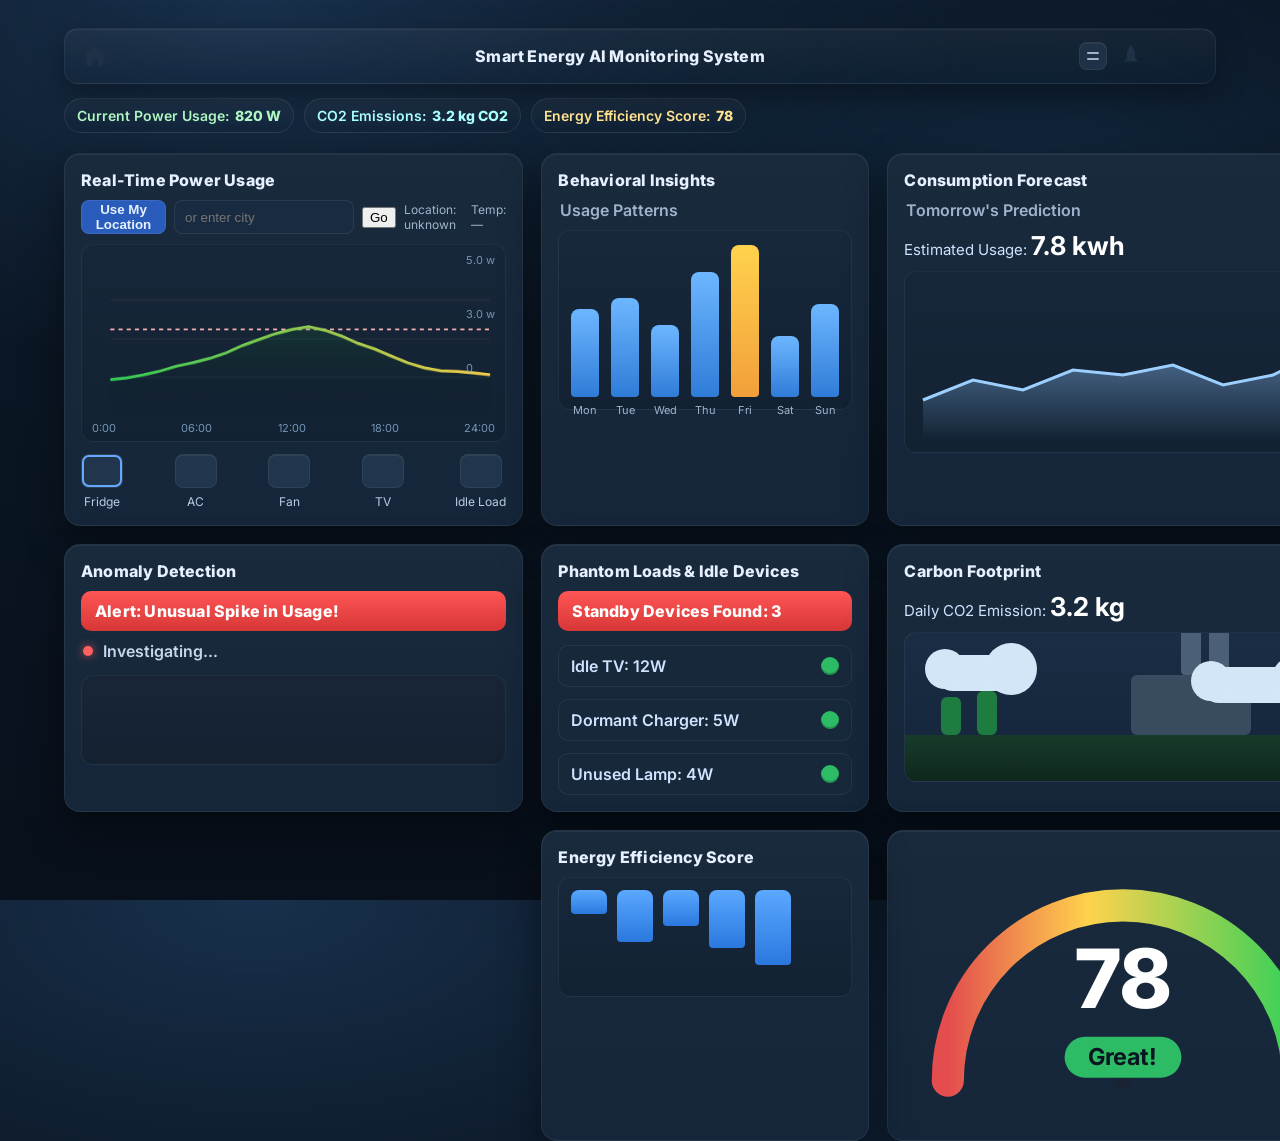
<file: index.html>
<!doctype html>
<html lang="en">
<head>
  <meta charset="utf-8">
  <title>Smart Energy AI Monitoring System</title>
  <meta name="viewport" content="width=device-width, initial-scale=1">
  <link href="styles.css" rel="stylesheet">
  <link href="https://fonts.googleapis.com/css2?family=Inter:wght@400;600;700;800&display=swap" rel="stylesheet">
</head>
<body>
  <div class="app">
    <header class="topbar">
      <div class="tb-left"><div class="icon home"></div></div>
      <div class="tb-center">Smart Energy AI Monitoring System</div>
      <div class="tb-right"><div class="icon menu"></div><div class="icon bell"></div></div>
    </header>

    <div class="chips">
      <div class="chip green">Current Power Usage: <b id="currentPower">820 W</b></div>
      <div class="chip teal">CO2 Emissions: <b id="co2">3.2 kg CO2</b></div>
      <div class="chip gold">Energy Efficiency Score: <b id="ees">78</b></div>
    </div>

    <main class="grid">
      <section class="card usage">
        <div class="card-head">
          <h3>Real-Time Power Usage</h3>
          <div id="banner" class="badge hide"></div>
        </div>

        <div id="ribbon" class="ribbon hide"><span id="ribbonText"></span></div>

        <div class="loc">
          <button id="locBtn" class="primary">Use My Location</button>
          <input id="cityInput" placeholder="or enter city" aria-label="City">
          <button id="cityBtn">Go</button>
          <div id="locStatus" class="loc-status">Location: unknown</div>
          <div id="tempStatus" class="loc-status">Temp: —</div>
        </div>

        <div class="chart usage-chart">
          <canvas id="usageCanvas" width="600" height="210"></canvas>
          <div class="axis y"><span>5.0 w</span><span>3.0 w</span><span>0</span></div>
          <div class="axis x"><span>0:00</span><span>06:00</span><span>12:00</span><span>18:00</span><span>24:00</span></div>
        </div>

        <div class="advice" id="advice"></div>

        <input id="dev-fridge" class="dev-radio" type="radio" name="dev" checked>
        <input id="dev-ac" class="dev-radio" type="radio" name="dev">
        <input id="dev-fan" class="dev-radio" type="radio" name="dev">
        <input id="dev-tv" class="dev-radio" type="radio" name="dev">
        <input id="dev-idle" class="dev-radio" type="radio" name="dev">

        <ul class="devices">
          <li><label class="dev-btn" for="dev-fridge"><div class="d-ico"></div><span>Fridge</span></label></li>
          <li><label class="dev-btn" for="dev-ac"><div class="d-ico"></div><span>AC</span></label></li>
          <li><label class="dev-btn" for="dev-fan"><div class="d-ico"></div><span>Fan</span></label></li>
          <li><label class="dev-btn" for="dev-tv"><div class="d-ico"></div><span>TV</span></label></li>
          <li><label class="dev-btn" for="dev-idle"><div class="d-ico"></div><span>Idle Load</span></label></li>
        </ul>
      </section>

      <section class="card insights">
        <div class="card-head"><h3>Behavioral Insights</h3></div>
        <div class="subhead">Usage Patterns</div>
        <div class="bars">
          <div class="bar" style="--v:.55"><span>Mon</span></div>
          <div class="bar" style="--v:.62"><span>Tue</span></div>
          <div class="bar" style="--v:.45"><span>Wed</span></div>
          <div class="bar" style="--v:.78"><span>Thu</span></div>
          <div class="bar hot" style="--v:.95"><span>Fri</span></div>
          <div class="bar" style="--v:.38"><span>Sat</span></div>
          <div class="bar" style="--v:.58"><span>Sun</span></div>
        </div>
      </section>

      <section class="card forecast">
        <div class="card-head"><h3>Consumption Forecast</h3></div>
        <div class="subhead">Tomorrow's Prediction</div>
        <div class="big-stat">Estimated Usage: <b>7.8 kwh</b></div>
        <div class="chart forecast-chart">
          <svg viewBox="0 0 420 160" preserveAspectRatio="none">
            <defs>
              <linearGradient id="fc" x1="0" x2="0" y1="0" y2="1">
                <stop offset="0%" stop-color="rgba(145,197,255,.45)"/>
                <stop offset="100%" stop-color="rgba(145,197,255,0)"/>
              </linearGradient>
            </defs>
            <polyline class="gridline" points="0,120 430,120"/>
            <polyline class="gridline" points="0,80 430,80"/>
            <path d="M10,120 L60,100 L110,110 L160,90 L210,95 L260,85 L310,105 L360,95 L410,70" fill="none" stroke="#9fd1ff" stroke-width="3"/>
            <path d="M10,120 L60,100 L110,110 L160,90 L210,95 L260,85 L310,105 L360,95 L410,70 L410,160 L10,160 Z" fill="url(#fc)" stroke="none"/>
          </svg>
        </div>
      </section>

      <section class="card anomaly">
        <div class="card-head"><h3>Anomaly Detection</h3></div>
        <div class="ribbon danger"><span>Alert: Unusual Spike in Usage!</span></div>
        <div class="status-row"><div class="dot"></div><div class="txt">Investigating...</div></div>
        <div class="wide-illu"></div>
      </section>

      <section class="card phantom">
        <div class="card-head"><h3>Phantom Loads & Idle Devices</h3></div>
        <div class="ribbon danger small"><span>Standby Devices Found: 3</span></div>
        <ul class="list">
          <li><span class="lft">Idle TV: 12W</span><span class="ok"></span></li>
          <li><span class="lft">Dormant Charger: 5W</span><span class="ok"></span></li>
          <li><span class="lft">Unused Lamp: 4W</span><span class="ok"></span></li>
        </ul>
      </section>

      <section class="card footprint">
        <div class="card-head"><h3>Carbon Footprint</h3></div>
        <div class="big-stat">Daily CO2 Emission: <b>3.2 kg</b></div>
        <div class="scene">
          <div class="ground"></div>
          <div class="tree t1"></div>
          <div class="tree t2"></div>
          <div class="factory"></div>
          <div class="stack s1"></div>
          <div class="stack s2"></div>
          <div class="cloud c1"></div>
          <div class="cloud c2"></div>
        </div>
      </section>

      <section class="card efficiency">
        <div class="gauge">
          <svg viewBox="0 0 300 190">
            <defs>
              <linearGradient id="arc" x1="0" x2="1" y1="0" y2="0">
                <stop offset="0%" stop-color="#e34d4d"/>
                <stop offset="40%" stop-color="#ffd24d"/>
                <stop offset="100%" stop-color="#31d158"/>
              </linearGradient>
            </defs>
            <path d="M30,160 A120,120 0 0 1 270,160" fill="none" stroke="url(#arc)" stroke-width="22" stroke-linecap="round"/>
            <circle cx="150" cy="160" r="6" fill="#1a2334"/>
            <text x="150" y="110" text-anchor="middle" fill="#ffffff" font-size="56" font-weight="800">78</text>
            <rect x="110" y="130" width="80" height="28" rx="14" fill="#2dbb66"/>
            <text x="150" y="149" text-anchor="middle" fill="#0a151f" font-size="16" font-weight="700">Great!</text>
          </svg>
        </div>
      </section>

      <section class="card mini-eff">
        <div class="card-head"><h3>Energy Efficiency Score</h3></div>
        <div class="mini-bars">
          <div style="--v:.25"></div>
          <div style="--v:.55"></div>
          <div style="--v:.38"></div>
          <div style="--v:.62"></div>
          <div style="--v:.8"></div>
        </div>
      </section>
    </main>
  </div>

  <div id="centerAlert" class="center-alert hidden">
    <div class="alert-box">
      <div class="alert-title" id="alertTitle">Alarm Alert</div>
      <div class="alert-msg" id="alertMsg"></div>
      <div class="alert-actions">
        <button id="alertClose" class="primary">OK</button>
      </div>
    </div>
  </div>

  <script src="app.js"></script>
</body>
</html>
</file>
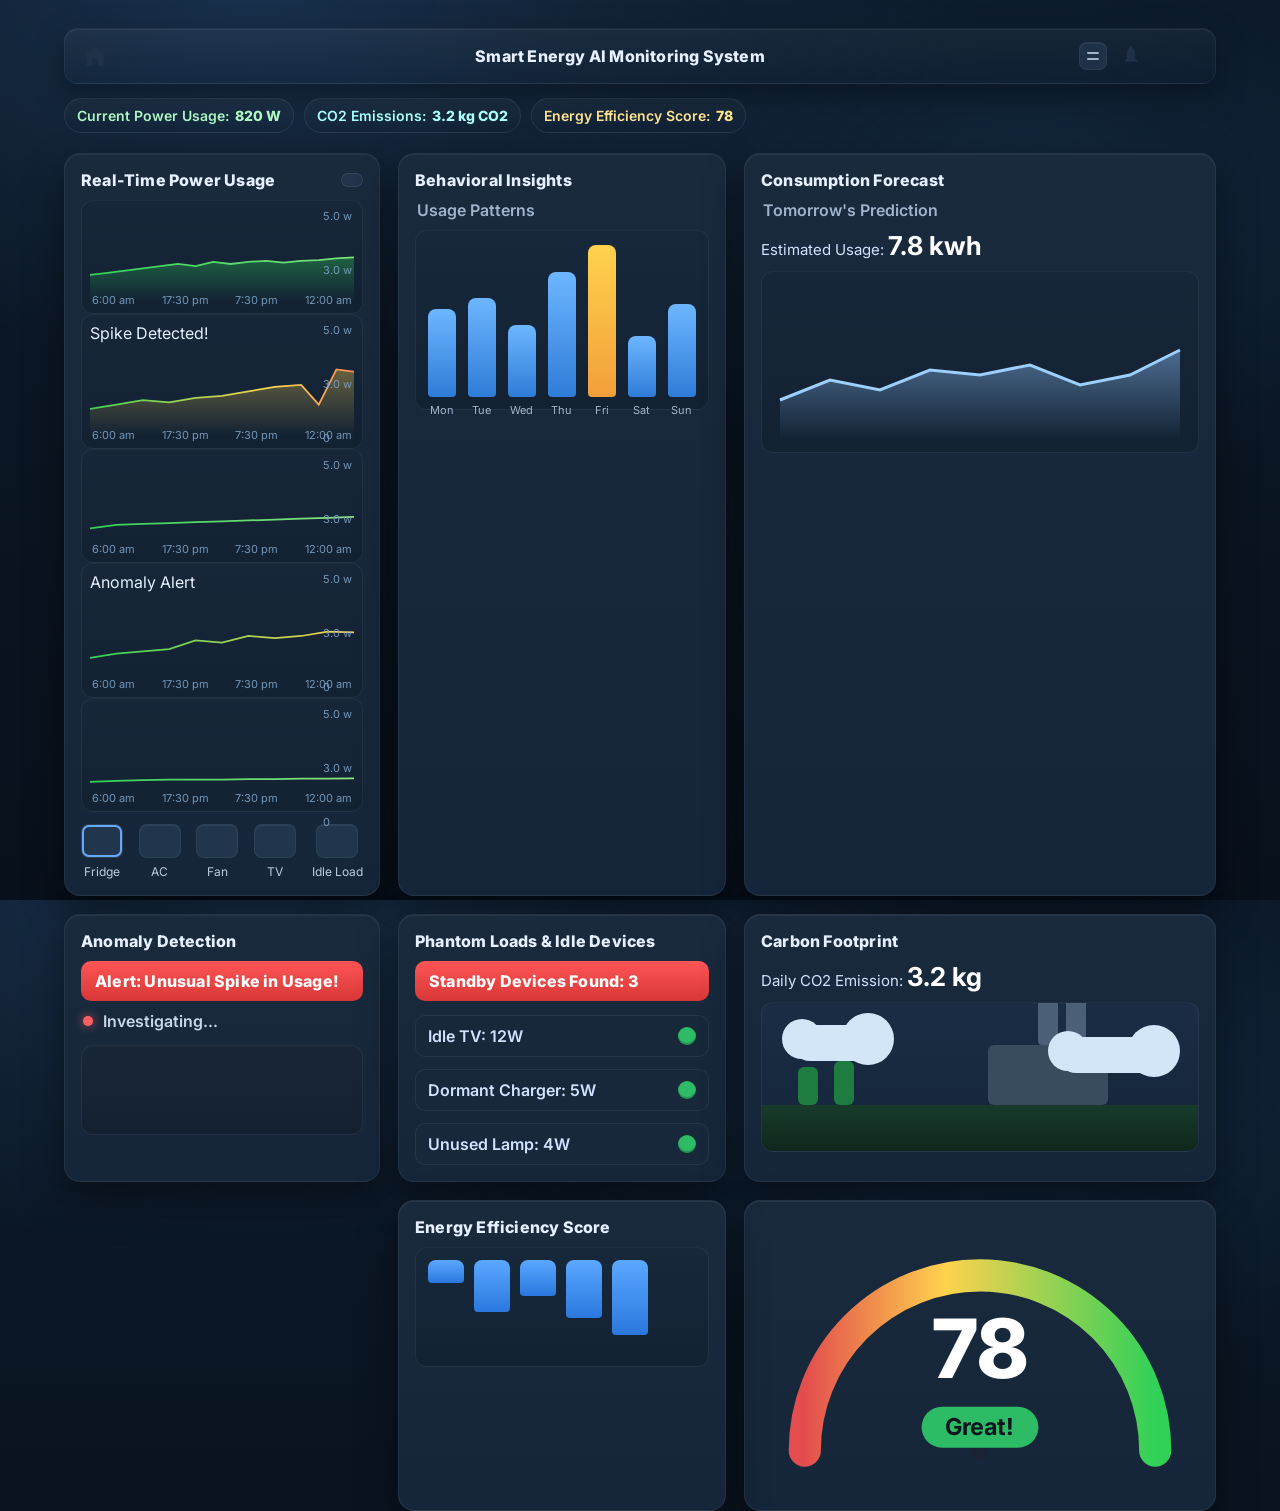
<file: smart.html>
<!doctype html>
<html lang="en">
<head>
  <meta charset="utf-8">
  <title>Smart Energy AI Monitoring System</title>
  <meta name="viewport" content="width=device-width, initial-scale=1">
  <link href="styles.css" rel="stylesheet">
  <link href="https://fonts.googleapis.com/css2?family=Inter:wght@400;600;700;800&display=swap" rel="stylesheet">
</head>
<body>
  <div class="app">
    <header class="topbar">
      <div class="tb-left"><div class="icon home"></div></div>
      <div class="tb-center">Smart Energy AI Monitoring System</div>
      <div class="tb-right"><div class="icon menu"></div><div class="icon bell"></div></div>
    </header>

    <div class="chips">
      <div class="chip green">Current Power Usage: <b>820 W</b></div>
      <div class="chip teal">CO2 Emissions: <b>3.2 kg CO2</b></div>
      <div class="chip gold">Energy Efficiency Score: <b>78</b></div>
    </div>

    <main class="grid">
      <section class="card usage">
        <div class="card-head">
          <h3>Real-Time Power Usage</h3>
          <div class="badge space"></div>
        </div>

        <input id="dev-fridge" class="dev-radio" type="radio" name="dev" checked>
        <input id="dev-ac" class="dev-radio" type="radio" name="dev">
        <input id="dev-fan" class="dev-radio" type="radio" name="dev">
        <input id="dev-tv" class="dev-radio" type="radio" name="dev">
        <input id="dev-idle" class="dev-radio" type="radio" name="dev">

        <div class="charts">
          <div class="chart usage-chart fridge">
            <div class="alert none"></div>
            <svg viewBox="0 0 600 210" preserveAspectRatio="none">
              <defs>
                <linearGradient id="grn" x1="0" x2="1" y1="0" y2="0">
                  <stop offset="0%" stop-color="#31d158"/>
                  <stop offset="100%" stop-color="#89e483"/>
                </linearGradient>
                <linearGradient id="fill-grn" x1="0" x2="0" y1="0" y2="1">
                  <stop offset="0%" stop-color="rgba(49,209,88,.35)"/>
                  <stop offset="100%" stop-color="rgba(49,209,88,0)"/>
                </linearGradient>
              </defs>
              <polyline class="gridline" points="0,170 600,170"/>
              <polyline class="gridline" points="0,120 600,120"/>
              <polyline class="gridline" points="0,70 600,70"/>
              <line class="limit" x1="0" y1="95" x2="600" y2="95"/>
              <path d="M0,150 L40,145 L80,140 L120,135 L160,130 L200,125 L240,130 L280,120 L320,125 L360,120 L400,118 L440,122 L480,118 L520,116 L560,112 L600,110"
                    fill="none" stroke="url(#grn)" stroke-width="4"/>
              <path d="M0,150 L40,145 L80,140 L120,135 L160,130 L200,125 L240,130 L280,120 L320,125 L360,120 L400,118 L440,122 L480,118 L520,116 L560,112 L600,110 L600,210 L0,210 Z"
                    fill="url(#fill-grn)" stroke="none"/>
            </svg>
            <div class="axis x"><span>6:00 am</span><span>17:30 pm</span><span>7:30 pm</span><span>12:00 am</span></div>
            <div class="axis y"><span>5.0 w</span><span>3.0 w</span><span>0</span></div>
          </div>

          <div class="chart usage-chart ac">
            <div class="alert spike">Spike Detected!</div>
            <svg viewBox="0 0 600 210" preserveAspectRatio="none">
              <defs>
                <linearGradient id="ylw" x1="0" x2="1" y1="0" y2="0">
                  <stop offset="0%" stop-color="#31d158"/>
                  <stop offset="70%" stop-color="#ffd24d"/>
                  <stop offset="100%" stop-color="#ff7b5a"/>
                </linearGradient>
                <linearGradient id="fill-ylw" x1="0" x2="0" y1="0" y2="1">
                  <stop offset="0%" stop-color="rgba(255,210,77,.35)"/>
                  <stop offset="100%" stop-color="rgba(255,210,77,0)"/>
                </linearGradient>
              </defs>
              <polyline class="gridline" points="0,170 600,170"/>
              <polyline class="gridline" points="0,120 600,120"/>
              <polyline class="gridline" points="0,70 600,70"/>
              <line class="limit" x1="0" y1="95" x2="600" y2="95"/>
              <path d="M0,150 L60,140 L120,130 L180,135 L240,125 L300,120 L360,110 L420,100 L480,95 L520,140 L560,60 L600,65"
                    fill="none" stroke="url(#ylw)" stroke-width="4"/>
              <path d="M0,150 L60,140 L120,130 L180,135 L240,125 L300,120 L360,110 L420,100 L480,95 L520,140 L560,60 L600,65 L600,210 L0,210 Z"
                    fill="url(#fill-ylw)" stroke="none"/>
            </svg>
            <div class="axis x"><span>6:00 am</span><span>17:30 pm</span><span>7:30 pm</span><span>12:00 am</span></div>
            <div class="axis y"><span>5.0 w</span><span>3.0 w</span><span>0</span></div>
          </div>

          <div class="chart usage-chart fan">
            <div class="alert none"></div>
            <svg viewBox="0 0 600 210" preserveAspectRatio="none">
              <defs>
                <linearGradient id="grn2" x1="0" x2="1" y1="0" y2="0">
                  <stop offset="0%" stop-color="#31d158"/>
                  <stop offset="100%" stop-color="#89e483"/>
                </linearGradient>
              </defs>
              <polyline class="gridline" points="0,170 600,170"/>
              <polyline class="gridline" points="0,120 600,120"/>
              <polyline class="gridline" points="0,70 600,70"/>
              <line class="limit" x1="0" y1="95" x2="600" y2="95"/>
              <path d="M0,160 L60,152 L120,150 L180,148 L240,146 L300,144 L360,142 L420,140 L480,138 L540,136 L600,134"
                    fill="none" stroke="url(#grn2)" stroke-width="4"/>
            </svg>
            <div class="axis x"><span>6:00 am</span><span>17:30 pm</span><span>7:30 pm</span><span>12:00 am</span></div>
            <div class="axis y"><span>5.0 w</span><span>3.0 w</span><span>0</span></div>
          </div>

          <div class="chart usage-chart tv">
            <div class="alert anomaly">Anomaly Alert</div>
            <svg viewBox="0 0 600 210" preserveAspectRatio="none">
              <defs>
                <linearGradient id="ylw2" x1="0" x2="1" y1="0" y2="0">
                  <stop offset="0%" stop-color="#31d158"/>
                  <stop offset="100%" stop-color="#ffd24d"/>
                </linearGradient>
              </defs>
              <polyline class="gridline" points="0,170 600,170"/>
              <polyline class="gridline" points="0,120 600,120"/>
              <polyline class="gridline" points="0,70 600,70"/>
              <line class="limit" x1="0" y1="95" x2="600" y2="95"/>
              <path d="M0,150 L60,140 L120,135 L180,130 L240,110 L300,115 L360,100 L420,105 L480,100 L540,90 L600,92"
                    fill="none" stroke="url(#ylw2)" stroke-width="4"/>
            </svg>
            <div class="axis x"><span>6:00 am</span><span>17:30 pm</span><span>7:30 pm</span><span>12:00 am</span></div>
            <div class="axis y"><span>5.0 w</span><span>3.0 w</span><span>0</span></div>
          </div>

          <div class="chart usage-chart idle">
            <div class="alert none"></div>
            <svg viewBox="0 0 600 210" preserveAspectRatio="none">
              <defs>
                <linearGradient id="grn3" x1="0" x2="1" y1="0" y2="0">
                  <stop offset="0%" stop-color="#31d158"/>
                  <stop offset="100%" stop-color="#89e483"/>
                </linearGradient>
              </defs>
              <polyline class="gridline" points="0,170 600,170"/>
              <polyline class="gridline" points="0,120 600,120"/>
              <polyline class="gridline" points="0,70 600,70"/>
              <line class="limit" x1="0" y1="95" x2="600" y2="95"/>
              <path d="M0,170 L60,168 L120,166 L180,165 L240,165 L300,165 L360,164 L420,164 L480,163 L540,163 L600,162"
                    fill="none" stroke="url(#grn3)" stroke-width="4"/>
            </svg>
            <div class="axis x"><span>6:00 am</span><span>17:30 pm</span><span>7:30 pm</span><span>12:00 am</span></div>
            <div class="axis y"><span>5.0 w</span><span>3.0 w</span><span>0</span></div>
          </div>
        </div>

        <ul class="devices">
          <li>
            <label class="dev-btn" for="dev-fridge">
              <div class="d-ico"></div><span>Fridge</span>
            </label>
          </li>
          <li>
            <label class="dev-btn" for="dev-ac">
              <div class="d-ico"></div><span>AC</span>
            </label>
          </li>
          <li>
            <label class="dev-btn" for="dev-fan">
              <div class="d-ico"></div><span>Fan</span>
            </label>
          </li>
          <li>
            <label class="dev-btn" for="dev-tv">
              <div class="d-ico"></div><span>TV</span>
            </label>
          </li>
          <li>
            <label class="dev-btn" for="dev-idle">
              <div class="d-ico"></div><span>Idle Load</span>
            </label>
          </li>
        </ul>
      </section>

      <section class="card insights">
        <div class="card-head"><h3>Behavioral Insights</h3></div>
        <div class="subhead">Usage Patterns</div>
        <div class="bars">
          <div class="bar" style="--v:.55"><span>Mon</span></div>
          <div class="bar" style="--v:.62"><span>Tue</span></div>
          <div class="bar" style="--v:.45"><span>Wed</span></div>
          <div class="bar" style="--v:.78"><span>Thu</span></div>
          <div class="bar hot" style="--v:.95"><span>Fri</span></div>
          <div class="bar" style="--v:.38"><span>Sat</span></div>
          <div class="bar" style="--v:.58"><span>Sun</span></div>
        </div>
      </section>

      <section class="card forecast">
        <div class="card-head"><h3>Consumption Forecast</h3></div>
        <div class="subhead">Tomorrow's Prediction</div>
        <div class="big-stat">Estimated Usage: <b>7.8 kwh</b></div>
        <div class="chart forecast-chart">
          <svg viewBox="0 0 420 160" preserveAspectRatio="none">
            <defs>
              <linearGradient id="fc" x1="0" x2="0" y1="0" y2="1">
                <stop offset="0%" stop-color="rgba(145,197,255,.45)"/>
                <stop offset="100%" stop-color="rgba(145,197,255,0)"/>
              </linearGradient>
            </defs>
            <polyline class="gridline" points="0,120 430,120"/>
            <polyline class="gridline" points="0,80 430,80"/>
            <path d="M10,120 L60,100 L110,110 L160,90 L210,95 L260,85 L310,105 L360,95 L410,70"
                  fill="none" stroke="#9fd1ff" stroke-width="3"/>
            <path d="M10,120 L60,100 L110,110 L160,90 L210,95 L260,85 L310,105 L360,95 L410,70 L410,160 L10,160 Z"
                  fill="url(#fc)" stroke="none"/>
          </svg>
        </div>
      </section>

      <section class="card anomaly">
        <div class="card-head"><h3>Anomaly Detection</h3></div>
        <div class="ribbon danger"><span>Alert: Unusual Spike in Usage!</span></div>
        <div class="status-row"><div class="dot"></div><div class="txt">Investigating...</div></div>
        <div class="wide-illu"></div>
      </section>

      <section class="card phantom">
        <div class="card-head"><h3>Phantom Loads & Idle Devices</h3></div>
        <div class="ribbon danger small"><span>Standby Devices Found: 3</span></div>
        <ul class="list">
          <li><span class="lft">Idle TV: 12W</span><span class="ok"></span></li>
          <li><span class="lft">Dormant Charger: 5W</span><span class="ok"></span></li>
          <li><span class="lft">Unused Lamp: 4W</span><span class="ok"></span></li>
        </ul>
      </section>

      <section class="card footprint">
        <div class="card-head"><h3>Carbon Footprint</h3></div>
        <div class="big-stat">Daily CO2 Emission: <b>3.2 kg</b></div>
        <div class="scene">
          <div class="ground"></div>
          <div class="tree t1"></div>
          <div class="tree t2"></div>
          <div class="factory"></div>
          <div class="stack s1"></div>
          <div class="stack s2"></div>
          <div class="cloud c1"></div>
          <div class="cloud c2"></div>
        </div>
      </section>

      <section class="card efficiency">
        <div class="gauge">
          <svg viewBox="0 0 300 190">
            <defs>
              <linearGradient id="arc" x1="0" x2="1" y1="0" y2="0">
                <stop offset="0%" stop-color="#e34d4d"/>
                <stop offset="40%" stop-color="#ffd24d"/>
                <stop offset="100%" stop-color="#31d158"/>
              </linearGradient>
            </defs>
            <path d="M30,160 A120,120 0 0 1 270,160" fill="none" stroke="url(#arc)" stroke-width="22" stroke-linecap="round"/>
            <circle cx="150" cy="160" r="6" fill="#1a2334"/>
            <text x="150" y="110" text-anchor="middle" fill="#ffffff" font-size="56" font-weight="800">78</text>
            <rect x="110" y="130" width="80" height="28" rx="14" fill="#2dbb66"/>
            <text x="150" y="149" text-anchor="middle" fill="#0a151f" font-size="16" font-weight="700">Great!</text>
          </svg>
        </div>
      </section>

      <section class="card mini-eff">
        <div class="card-head"><h3>Energy Efficiency Score</h3></div>
        <div class="mini-bars">
          <div style="--v:.25"></div>
          <div style="--v:.55"></div>
          <div style="--v:.38"></div>
          <div style="--v:.62"></div>
          <div style="--v:.8"></div>
        </div>
      </section>
    </main>
  </div>
</body>
</html>
</file>
<file: styles.css>
:root{
  --bg:#0d1a2a;
  --card:#1a2a3d;
  --ink:#e6f0ff;
  --muted:#9fb4cc;
  --green:#31d158;
  --gold:#ffd24d;
  --danger:#e34d4d;
  --accent:#66a8ff;
}

*{box-sizing:border-box}
html,body{height:100%}
body{
  margin:0;
  font-family:Inter,system-ui,Segoe UI,Roboto,Helvetica,Arial,sans-serif;
  color:var(--ink);
  background:
    radial-gradient(1200px 600px at 20% 0%,#18304b 0%, transparent 60%),
    radial-gradient(900px 500px at 80% 20%,#11263c 0%, transparent 60%),
    linear-gradient(180deg,#0a1422 0%, #0b1725 35%, #08101b 100%);
}

.app{max-width:1200px;margin:28px auto;padding:0 24px}

.topbar{
  height:56px;
  display:grid;
  grid-template-columns:80px 1fr 120px;
  align-items:center;
  background:linear-gradient(180deg,rgba(255,255,255,.04),rgba(255,255,255,0));
  border:1px solid rgba(255,255,255,.06);
  border-radius:14px;
  box-shadow:0 10px 30px rgba(0,0,0,.35), inset 0 1px 0 rgba(255,255,255,.06);
  padding:0 16px;
}
.tb-center{justify-self:center;font-weight:800;letter-spacing:.2px}
.tb-left,.tb-right{display:flex;gap:10px;align-items:center}
.icon{width:28px;height:28px;border-radius:8px;background:#1f3147;border:1px solid rgba(255,255,255,.06);box-shadow:inset 0 1px 0 rgba(255,255,255,.06)}
.icon.home{clip-path:polygon(50% 15%, 80% 40%, 80% 85%, 60% 85%, 60% 60%, 40% 60%, 40% 85%, 20% 85%, 20% 40%)}
.icon.menu{position:relative}
.icon.menu:before,.icon.menu:after{content:"";position:absolute;left:7px;right:7px;height:2px;background:#9fb4cc;border-radius:2px}
.icon.menu:before{top:9px}
.icon.menu:after{bottom:9px}
.icon.bell{clip-path:polygon(50% 10%, 64% 34%, 64% 58%, 76% 70%, 24% 70%, 36% 58%, 36% 34%)}

.chips{display:flex;gap:10px;margin:14px 0 20px}
.chip{
  display:inline-flex;align-items:center;gap:6px;
  padding:8px 12px;border-radius:999px;font-weight:600;font-size:14px;
  border:1px solid rgba(255,255,255,.08);
  background:linear-gradient(180deg,rgba(255,255,255,.04),rgba(255,255,255,0));
}
.chip b{font-weight:800}
.chip.green{color:#aff5c1}
.chip.teal{color:#a8fffb}
.chip.gold{color:#ffe28f}

.grid{
  display:grid;
  grid-template-columns:2fr 1.4fr 1.2fr;
  grid-auto-rows:minmax(220px,auto);
  gap:18px;
}

.card{
  background:linear-gradient(180deg,#192a3d 0%, #15263a 100%);
  border:1px solid rgba(255,255,255,.06);
  border-radius:16px;
  box-shadow:0 18px 40px rgba(0,0,0,.45), inset 0 1px 0 rgba(255,255,255,.06);
  padding:16px;
  position:relative;
}

.card-head{display:flex;align-items:center;justify-content:space-between;margin-bottom:10px}
.card-head h3{margin:0;font-size:16px;font-weight:800;letter-spacing:.2px}
.badge{padding:6px 10px;border-radius:10px;font-size:12px;font-weight:800;border:1px solid rgba(255,255,255,.08);background:#22344b}
.badge.hide{opacity:0}

.ribbon{position:relative;width:100%;border-radius:10px;padding:10px 14px;font-weight:800;letter-spacing:.2px;display:flex;align-items:center;justify-content:flex-start;margin:6px 0 10px}
.ribbon.danger{background:linear-gradient(180deg,#ff5555,#d73737); color:#fff}
.ribbon.warn{background:linear-gradient(180deg,#ffd24d,#e2a71f); color:#0b1017}
.ribbon.hide{display:none}

.subhead{color:var(--muted);font-weight:600;margin:6px 2px 10px}
.big-stat{font-size:15px;color:#cfe3ff;margin-bottom:10px}
.big-stat b{font-size:26px;color:#ffffff}

.chart{position:relative;border-radius:12px;padding:8px;background:linear-gradient(180deg,#172638,#122233);border:1px solid rgba(255,255,255,.06)}
.chart canvas{width:100%;height:180px;display:block}
.axis{position:absolute;left:10px;right:10px;color:#7fa3c6;font-size:11px;display:flex;justify-content:space-between;pointer-events:none}
.axis.y{top:8px;left:auto;right:10px;flex-direction:column;gap:40px;width:auto}
.axis.x{bottom:6px}
.axis span{opacity:.9}

.advice{margin:8px 2px 0;color:#cfe3ff;font-weight:600;font-size:13px}

.usage .devices{margin:12px 0 0; padding:0; list-style:none; display:flex; gap:10px; justify-content:space-between}
.dev-radio{display:none}
.dev-btn{display:flex;flex-direction:column;align-items:center;gap:6px;cursor:pointer;color:#b9cde3;font-size:12px}
.dev-btn .d-ico{width:42px;height:34px;border-radius:8px;background:#21364c;border:1px solid rgba(255,255,255,.06);box-shadow:inset 0 1px 0 rgba(255,255,255,.06);transition:transform .15s, box-shadow .15s}
.dev-btn:active .d-ico{transform:scale(.98)}
#dev-fridge:checked ~ .devices label[for="dev-fridge"] .d-ico,
#dev-ac:checked ~ .devices label[for="dev-ac"] .d-ico,
#dev-fan:checked ~ .devices label[for="dev-fan"] .d-ico,
#dev-tv:checked ~ .devices label[for="dev-tv"] .d-ico,
#dev-idle:checked ~ .devices label[for="dev-idle"] .d-ico{box-shadow:0 0 0 2px var(--accent) inset, 0 0 0 1px rgba(255,255,255,.06) inset}

.insights .bars{display:flex;align-items:flex-end;gap:12px;height:180px;padding:12px;border-radius:12px;border:1px solid rgba(255,255,255,.06);background:linear-gradient(180deg,#17283b,#122233)}
.insights .bar{width:28px;background:linear-gradient(180deg,#6db6ff,#2f7cd8);border-radius:8px 8px 4px 4px;position:relative;height:calc(var(--v)*160px)}
.insights .bar.hot{background:linear-gradient(180deg,#ffd24d,#f29f3a)}
.insights .bar span{position:absolute;bottom:-20px;left:50%;transform:translateX(-50%);font-size:11px;color:#9fb4cc}

.forecast-chart svg{height:160px}

.anomaly .status-row{display:flex;align-items:center;gap:10px;margin:10px 2px 14px}
.anomaly .dot{width:10px;height:10px;border-radius:50%;background:#ff6161;box-shadow:0 0 10px rgba(255,97,97,.7)}
.anomaly .txt{color:#c8d6e8;font-weight:600}
.anomaly .wide-illu{height:90px;border-radius:12px;border:1px solid rgba(255,255,255,.06);background:linear-gradient(180deg,#182638,#132131),repeating-linear-gradient(90deg,transparent 0 12px, rgba(255,255,255,.03) 12px 13px)}

.phantom .list{list-style:none;margin:14px 0 0;padding:0;display:flex;flex-direction:column;gap:12px}
.phantom .list li{display:flex;align-items:center;justify-content:space-between;padding:10px 12px;border-radius:10px;background:#18283b;border:1px solid rgba(255,255,255,.06)}
.phantom .lft{color:#cfe3ff;font-weight:600}
.ok{width:18px;height:18px;border-radius:50%;background:#2dbb66;box-shadow:inset 0 -2px 0 rgba(0,0,0,.2)}
.phantom .ribbon.small{margin-top:4px}

.footprint .scene{height:150px;border-radius:12px;border:1px solid rgba(255,255,255,.06);background:linear-gradient(180deg,#1a2d44 0%, #14253a 100%);position:relative;overflow:hidden;margin-top:8px}
.scene .ground{position:absolute;left:0;right:0;bottom:0;height:46px;background:linear-gradient(180deg,#173b2a,#0f271c)}
.scene .tree{position:absolute;bottom:46px;width:20px;height:38px;background:#1f7c41;border-radius:6px}
.scene .t1{left:36px}
.scene .t2{left:72px;height:44px}
.scene .factory{position:absolute;right:90px;bottom:46px;width:120px;height:60px;background:#394b5f;border-radius:6px}
.scene .stack{position:absolute;bottom:106px;width:20px;height:60px;background:#4b5f77;border-radius:4px}
.scene .stack.s1{right:140px}
.scene .stack.s2{right:112px;height:70px}
.scene .cloud{position:absolute;top:22px;width:90px;height:36px;background:#d3e6f8;border-radius:18px}
.scene .cloud:before,.scene .cloud:after{content:"";position:absolute;border-radius:50%;background:#d3e6f8}
.scene .cloud:before{width:40px;height:40px;left:-10px;top:-6px}
.scene .cloud:after{width:52px;height:52px;right:-12px;top:-12px}
.scene .c1{left:30px}
.scene .c2{right:30px;top:34px;width:110px}

.efficiency{grid-column:3;grid-row:3}
.efficiency .gauge{display:flex;align-items:center;justify-content:center;height:100%}

.mini-eff{grid-column:2;grid-row:3}
.mini-eff .mini-bars{display:flex;gap:10px;height:120px;margin-top:6px;padding:12px;border-radius:12px;border:1px solid rgba(255,255,255,.06);background:linear-gradient(180deg,#17283b,#122233)}
.mini-eff .mini-bars>div{width:36px;background:linear-gradient(180deg,#5aa8ff,#2a78de);border-radius:8px 8px 4px 4px;height:calc(var(--v)*100%)}

.usage{grid-column:1;grid-row:1}
.insights{grid-column:2;grid-row:1}
.forecast{grid-column:3;grid-row:1}
.anomaly{grid-column:1;grid-row:2}
.phantom{grid-column:2;grid-row:2}
.footprint{grid-column:3;grid-row:2}

.loc{display:flex;gap:8px;align-items:center;margin:6px 0 10px}
.loc input{flex:1;min-width:180px;height:34px;border-radius:8px;border:1px solid rgba(255,255,255,.08);background:#192b40;color:#e6f0ff;padding:0 10px}
.loc .loc-status{font-size:12px;color:#9fb4cc}
.primary{height:34px;padding:0 12px;border-radius:8px;border:1px solid rgba(255,255,255,.08);background:#2a5dbb;color:#e6f0ff;font-weight:700}

.center-alert{position:fixed;inset:0;background:rgba(0,0,0,.5);display:flex;align-items:center;justify-content:center;z-index:999}
.center-alert.hidden{display:none}
.alert-box{width:min(520px,90vw);background:linear-gradient(180deg,#23364e,#1b2b40);border:1px solid rgba(255,255,255,.08);border-radius:16px;box-shadow:0 18px 40px rgba(0,0,0,.55);padding:20px}
.alert-title{font-size:22px;font-weight:800;margin-bottom:8px}
.alert-msg{font-size:16px;line-height:1.4;color fit-content}
.alert-actions{display:flex;justify-content:center;margin-top:14px}
</file>
